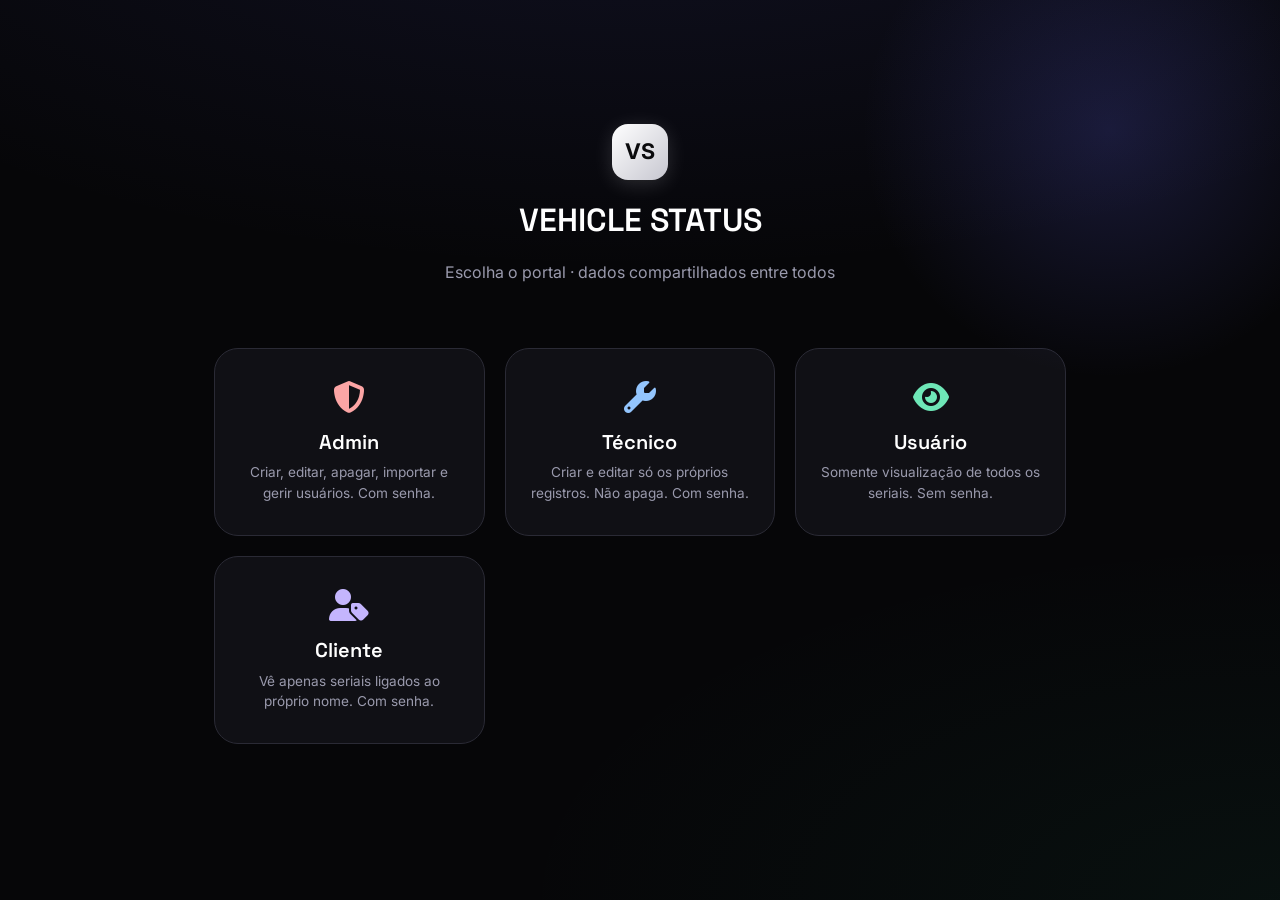
<file: index.html>
<!DOCTYPE html>
<html lang="pt-BR">
<head>
  <meta charset="UTF-8">
  <meta name="viewport" content="width=device-width, initial-scale=1.0">
  <title>VEHICLE STATUS · Portais</title>
  <link rel="stylesheet" href="https://cdnjs.cloudflare.com/ajax/libs/font-awesome/6.6.0/css/all.min.css" crossorigin="anonymous">
  <link rel="stylesheet" href="assets/css/variables.css">
  <link rel="stylesheet" href="assets/css/base.css">
  <link rel="stylesheet" href="assets/css/layout.css">
  <link rel="stylesheet" href="assets/css/components.css">
</head>
<body>
  <div class="login-screen">
    <div style="width:100%;max-width:960px">
      <div style="text-align:center;margin-bottom:2rem">
        <div class="login-logo" style="margin:0 auto 1rem">VS</div>
        <h1 style="font-size:2rem;color:#fff">VEHICLE STATUS</h1>
        <p style="color:var(--text-muted)">Escolha o portal · dados compartilhados entre todos</p>
      </div>
      <div class="hub-grid">
        <a class="hub-card" href="admin/">
          <i class="fa-solid fa-shield-halved" style="font-size:2rem;color:#fca5a5"></i>
          <h2>Admin</h2>
          <p>Criar, editar, apagar, importar e gerir usuários. Com senha.</p>
        </a>
        <a class="hub-card" href="tecnico/">
          <i class="fa-solid fa-wrench" style="font-size:2rem;color:#93c5fd"></i>
          <h2>Técnico</h2>
          <p>Criar e editar só os próprios registros. Não apaga. Com senha.</p>
        </a>
        <a class="hub-card" href="usuario/">
          <i class="fa-solid fa-eye" style="font-size:2rem;color:#6ee7b7"></i>
          <h2>Usuário</h2>
          <p>Somente visualização de todos os seriais. Sem senha.</p>
        </a>
        <a class="hub-card" href="cliente/">
          <i class="fa-solid fa-user-tag" style="font-size:2rem;color:#c4b5fd"></i>
          <h2>Cliente</h2>
          <p>Vê apenas seriais ligados ao próprio nome. Com senha.</p>
        </a>
      </div>
    </div>
  </div>
</body>
</html>
</file>
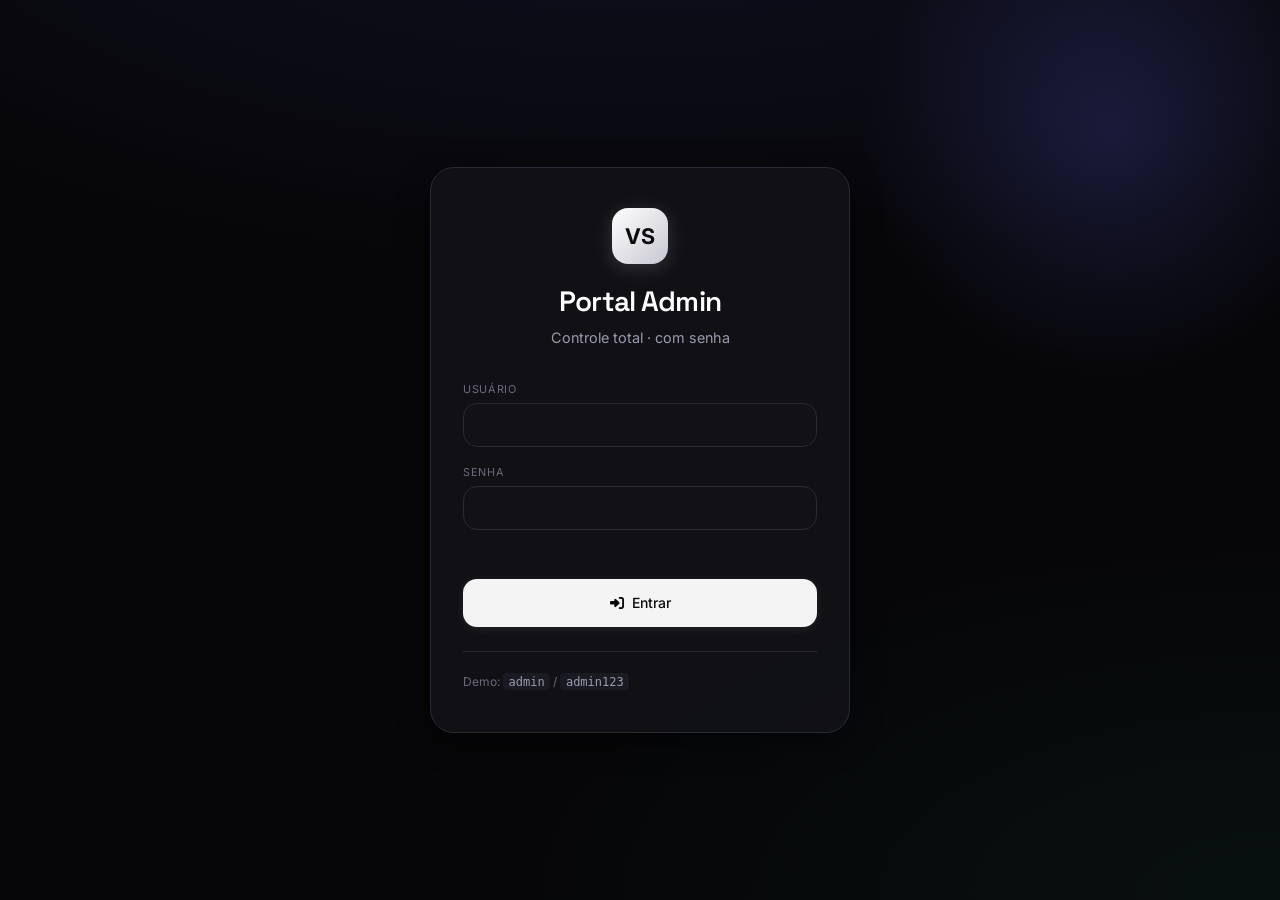
<file: admin/index.html>
<!DOCTYPE html>
<html lang="pt-BR">
<head>
  <meta charset="UTF-8">
  <meta name="viewport" content="width=device-width, initial-scale=1.0">
  <title>VEHICLE STATUS · Admin</title>
  <link rel="stylesheet" href="https://cdnjs.cloudflare.com/ajax/libs/font-awesome/6.6.0/css/all.min.css" crossorigin="anonymous">
  <link rel="stylesheet" href="../assets/css/variables.css">
  <link rel="stylesheet" href="../assets/css/base.css">
  <link rel="stylesheet" href="../assets/css/layout.css">
  <link rel="stylesheet" href="../assets/css/components.css">
  <link rel="stylesheet" href="../assets/css/responsive.css">
</head>
<body>

  <div id="login-screen" class="login-screen">
    <div class="login-card">
      <div class="login-brand">
        <div class="login-logo">VS</div>
        <h1>Portal Admin</h1>
        <p>Controle total · com senha</p>
      </div>
      <form id="form-login">
        <div class="form-group"><label for="login-username">Usuário</label><input id="login-username" class="input" required autocomplete="username"></div>
        <div class="form-group"><label for="login-password">Senha</label><input id="login-password" type="password" class="input" required autocomplete="current-password"></div>
        <p id="login-error" class="login-error" role="alert"></p>
        <button type="submit" class="btn btn-primary" style="width:100%;justify-content:center;padding:0.9rem"><i class="fa-solid fa-right-to-bracket"></i> Entrar</button>
      </form>
      <div class="login-hints">Demo: <code>admin</code> / <code>admin123</code></div>
    </div>
  </div>

  <div id="app-shell" class="hidden">
    <header class="site-header">
      <div class="header-inner">
        <div class="brand">
          <div class="brand-logo">VS</div>
          <div>
            <h1 class="brand-title">VEHICLE STATUS <span class="portal-badge portal-admin">Admin</span></h1>
            <p class="brand-sub">Garantia · <span id="app-version"></span></p>
          </div>
        </div>
        <div class="header-actions">
          <div class="search-wrap">
            <input id="search-input" type="search" class="input" placeholder="Serial, cliente, telefone…" autocomplete="off">
          </div>
          <button type="button" id="btn-buscar" class="btn btn-primary"><i class="fa-solid fa-magnifying-glass"></i></button>
          <button type="button" id="btn-limpar-busca" class="btn btn-ghost"><i class="fa-solid fa-xmark"></i></button>

          <button type="button" id="btn-novo" class="btn btn-primary"><i class="fa-solid fa-plus"></i> Novo</button>
          <button type="button" id="btn-abrir-import" class="btn btn-ghost" title="Importar"><i class="fa-solid fa-file-import"></i></button>
          <button type="button" id="btn-usuarios" class="btn btn-ghost" title="Usuários"><i class="fa-solid fa-users"></i></button>
          <div class="user-chip"><i class="fa-solid fa-user"></i> <span id="user-label">—</span></div>
          <button type="button" id="btn-logout" class="btn btn-ghost" title="Sair"><i class="fa-solid fa-arrow-right-from-bracket"></i></button>
        </div>
      </div>
    </header>
    <main class="main">
      <section class="kpi-grid">
        <div class="kpi-card"><span class="kpi-label">Total</span><span class="kpi-value" id="kpi-total">—</span></div>
        <div class="kpi-card ok"><span class="kpi-label">Liberados</span><span class="kpi-value" id="kpi-liberado">—</span></div>
        <div class="kpi-card warn"><span class="kpi-label">A Vencer</span><span class="kpi-value" id="kpi-avencer">—</span></div>
        <div class="kpi-card danger"><span class="kpi-label">Vencidos</span><span class="kpi-value" id="kpi-vencido">—</span></div>
        <div class="kpi-card info"><span class="kpi-label">Próx. 7 dias</span><span class="kpi-value" id="kpi-7dias">—</span></div>
        <div class="kpi-card info"><span class="kpi-label">Próx. 30 dias</span><span class="kpi-value" id="kpi-30dias">—</span></div>
      </section>
      <div class="toolbar">
        <div class="filter-group">
          <button type="button" class="filter-btn active" data-filter-status="todos">Todos</button>
          <button type="button" class="filter-btn" data-filter-status="liberado">Liberado</button>
          <button type="button" class="filter-btn" data-filter-status="avencer">A Vencer</button>
          <button type="button" class="filter-btn" data-filter-status="vencido">Vencido</button>
          <button type="button" class="filter-btn" data-filter-status="revisao">Revisão</button>
        </div>
        <select id="filtro-equipamento" class="select"><option value="todos">Todos os equipamentos</option></select>
        <select id="ordenar-por" class="select">
          <option value="vencimento">Vencimento</option>
          <option value="data">Cadastro</option>
          <option value="nome">Cliente</option>
          <option value="serial">Serial</option>
        </select>
        <button type="button" id="btn-direcao" class="btn btn-ghost"><i class="fa-solid fa-arrow-up-short-wide"></i></button>
      </div>
      <section class="glass table-panel">
        <div class="table-header">
          <h2 style="font-size:1.15rem;color:#fff">Lista de Clientes</h2>
          <span id="contagem" class="text-muted" style="font-family:var(--font-mono);font-size:0.85rem">—</span>
        </div>
        <div class="table-scroll">
          <table>
            <thead><tr>
              <th>Serial</th><th>Cliente</th><th>Equipamento</th><th>Cadastro</th>
              <th>Vencimento</th><th style="text-align:center">Status</th><th>Telefone</th><th style="text-align:center">Ações</th>
            </tr></thead>
            <tbody id="tbody"></tbody>
          </table>
        </div>
        <div id="paginacao"></div>
      </section>
    </main>
  </div>

  <div id="modal-cliente" class="modal-backdrop hidden" role="dialog" aria-modal="true" aria-hidden="true">
    <div class="modal-panel" onclick="event.stopPropagation()">
      <h3 id="modal-titulo" style="font-size:1.3rem;margin-bottom:1.4rem">Novo Registro</h3>
      <form id="form-cliente">
        <input type="hidden" id="campo-id">
        <div class="form-group"><label for="campo-serial">Serial *</label><input id="campo-serial" class="input" required maxlength="40"></div>
        <div class="form-group"><label for="campo-nome">Nome do Cliente</label><input id="campo-nome" class="input" maxlength="200"></div>
        <div class="form-group"><label for="campo-tel">Telefone</label><input id="campo-tel" class="input" maxlength="30" placeholder="+55 …"></div>
        <div class="form-group"><label for="campo-equip">Equipamento</label><input id="campo-equip" class="input" maxlength="120"></div>
        <div class="form-row">
          <div class="form-group"><label for="campo-data">Data de Cadastro</label><input id="campo-data" type="date" class="input"></div>
          <div class="form-group"><label for="campo-vencimento">Data de Vencimento</label><input id="campo-vencimento" type="date" class="input"></div>
        </div>
        <div class="form-actions">
          <button type="button" class="btn btn-ghost" data-close-modal="modal-cliente">Cancelar</button>
          <button type="submit" class="btn btn-primary">Salvar</button>
        </div>
      </form>
    </div>
  </div>
  <div id="modal-delete" class="modal-backdrop hidden" role="dialog" aria-modal="true" aria-hidden="true">
    <div class="modal-panel" onclick="event.stopPropagation()">
      <h3 style="font-size:1.3rem;margin-bottom:1rem">Confirmar exclusão</h3>
      <p style="color:var(--text-muted);margin-bottom:1rem">Excluir serial <strong id="delete-serial"></strong> (<span id="delete-nome"></span>)?</p>
      <input type="hidden" id="delete-id">
      <div class="form-actions">
        <button type="button" class="btn btn-ghost" data-close-modal="modal-delete">Cancelar</button>
        <button type="button" id="btn-confirm-delete" class="btn btn-danger">Excluir</button>
      </div>
    </div>
  </div>

  <div id="modal-detalhe" class="modal-backdrop hidden" role="dialog" aria-modal="true" aria-hidden="true">
    <div class="modal-panel" onclick="event.stopPropagation()">
      <h3 style="font-size:1.3rem;margin-bottom:1.2rem">Detalhes do Registro</h3>
      <dl id="detalhe-body"></dl>
      <div class="form-actions">
        <button type="button" class="btn btn-ghost" data-close-modal="modal-detalhe" style="flex:1">Fechar</button>
      </div>
    </div>
  </div>

  <div id="modal-import" class="modal-backdrop hidden" role="dialog" aria-modal="true" aria-hidden="true">
    <div class="modal-panel" onclick="event.stopPropagation()" style="max-width:36rem">
      <h3 style="font-size:1.3rem;margin-bottom:1.2rem">Importar / Exportar</h3>
      <div style="display:flex;gap:0.75rem;flex-wrap:wrap;margin-bottom:1.5rem">
        <button type="button" id="btn-export-csv" class="btn btn-ghost"><i class="fa-solid fa-file-csv"></i> CSV</button>
        <button type="button" id="btn-export-json" class="btn btn-ghost"><i class="fa-solid fa-file-code"></i> JSON</button>
      </div>
      <div class="form-group"><label for="import-file">Importar arquivo</label><input id="import-file" type="file" accept=".csv,.json" class="input"></div>
      <div id="import-preview" class="hidden"></div>
      <div class="form-actions" style="flex-wrap:wrap">
        <button type="button" class="btn btn-ghost" data-close-modal="modal-import">Cancelar</button>
        <button type="button" id="btn-confirm-import" class="btn btn-primary">Importar novos</button>
        <button type="button" id="btn-replace-import" class="btn btn-danger">Substituir tudo</button>
      </div>
    </div>
  </div>

  <div id="modal-usuarios" class="modal-backdrop hidden" role="dialog" aria-modal="true" aria-hidden="true">
    <div class="modal-panel" onclick="event.stopPropagation()" style="max-width:36rem">
      <div style="display:flex;justify-content:space-between;align-items:center;margin-bottom:1.25rem">
        <h3 style="font-size:1.3rem;margin:0">Usuários (com senha)</h3>
        <button type="button" id="btn-novo-usuario" class="btn btn-primary" style="padding:0.5rem 0.9rem"><i class="fa-solid fa-user-plus"></i> Novo</button>
      </div>
      <div id="lista-usuarios"></div>
      <div class="form-actions" style="margin-top:1.25rem">
        <button type="button" class="btn btn-ghost" data-close-modal="modal-usuarios" style="flex:1">Fechar</button>
      </div>
    </div>
  </div>
  <div id="modal-user-form" class="modal-backdrop hidden" role="dialog" aria-modal="true" aria-hidden="true">
    <div class="modal-panel" onclick="event.stopPropagation()">
      <h3 id="user-form-title" style="font-size:1.3rem;margin-bottom:1.25rem">Novo Usuário</h3>
      <form id="form-usuario">
        <input type="hidden" id="user-edit-id">
        <div class="form-group"><label for="user-username">Usuário *</label><input id="user-username" class="input" required maxlength="40"></div>
        <div class="form-group"><label for="user-nome">Nome</label><input id="user-nome" class="input" maxlength="120"></div>
        <div class="form-group"><label for="user-role">Papel *</label>
          <select id="user-role" class="select" style="width:100%" required>
            <option value="admin">Administrador</option>
            <option value="tecnico">Técnico</option>
            <option value="cliente">Cliente</option>
          </select>
        </div>
        <div class="form-group" id="wrap-cliente-nome" style="display:none">
          <label for="user-cliente-nome">Nome do cliente (filtro)</label>
          <input id="user-cliente-nome" class="input" maxlength="200" placeholder="Ex: MARCIO BRITO">
        </div>
        <div class="form-group"><label for="user-password">Senha</label><input id="user-password" type="password" class="input" minlength="4"></div>
        <div class="form-actions">
          <button type="button" class="btn btn-ghost" data-close-modal="modal-user-form">Cancelar</button>
          <button type="submit" class="btn btn-primary">Salvar</button>
        </div>
      </form>
    </div>
  </div>
  <script type="module">
    import { startSite } from '../assets/js/boot.js';
    import { ROLES } from '../assets/js/config.js';
    startSite(ROLES.ADMIN);
  </script>
</body>
</html>
</file>
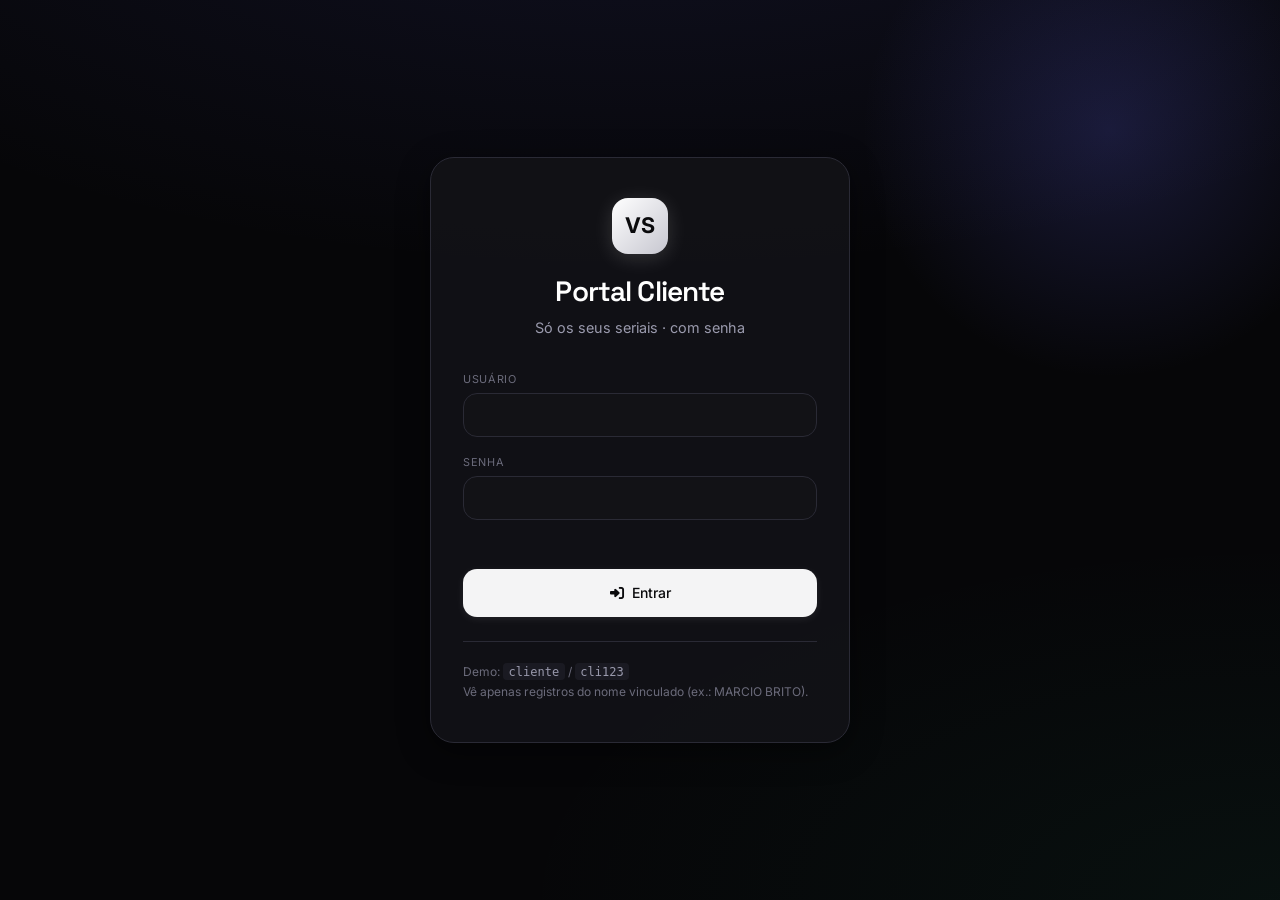
<file: cliente/index.html>
<!DOCTYPE html>
<html lang="pt-BR">
<head>
  <meta charset="UTF-8">
  <meta name="viewport" content="width=device-width, initial-scale=1.0">
  <title>VEHICLE STATUS · Cliente</title>
  <link rel="stylesheet" href="https://cdnjs.cloudflare.com/ajax/libs/font-awesome/6.6.0/css/all.min.css" crossorigin="anonymous">
  <link rel="stylesheet" href="../assets/css/variables.css">
  <link rel="stylesheet" href="../assets/css/base.css">
  <link rel="stylesheet" href="../assets/css/layout.css">
  <link rel="stylesheet" href="../assets/css/components.css">
  <link rel="stylesheet" href="../assets/css/responsive.css">
</head>
<body>

  <div id="login-screen" class="login-screen">
    <div class="login-card">
      <div class="login-brand">
        <div class="login-logo">VS</div>
        <h1>Portal Cliente</h1>
        <p>Só os seus seriais · com senha</p>
      </div>
      <form id="form-login">
        <div class="form-group"><label for="login-username">Usuário</label><input id="login-username" class="input" required></div>
        <div class="form-group"><label for="login-password">Senha</label><input id="login-password" type="password" class="input" required></div>
        <p id="login-error" class="login-error" role="alert"></p>
        <button type="submit" class="btn btn-primary" style="width:100%;justify-content:center;padding:0.9rem"><i class="fa-solid fa-right-to-bracket"></i> Entrar</button>
      </form>
      <div class="login-hints">Demo: <code>cliente</code> / <code>cli123</code><br>Vê apenas registros do nome vinculado (ex.: MARCIO BRITO).</div>
    </div>
  </div>

  <div id="app-shell" class="hidden">
    <header class="site-header">
      <div class="header-inner">
        <div class="brand">
          <div class="brand-logo">VS</div>
          <div>
            <h1 class="brand-title">VEHICLE STATUS <span class="portal-badge portal-cliente">Cliente</span></h1>
            <p class="brand-sub">Garantia · <span id="app-version"></span></p>
          </div>
        </div>
        <div class="header-actions">
          <div class="search-wrap">
            <input id="search-input" type="search" class="input" placeholder="Serial, cliente, telefone…" autocomplete="off">
          </div>
          <button type="button" id="btn-buscar" class="btn btn-primary"><i class="fa-solid fa-magnifying-glass"></i></button>
          <button type="button" id="btn-limpar-busca" class="btn btn-ghost"><i class="fa-solid fa-xmark"></i></button>

          <div class="user-chip"><i class="fa-solid fa-user"></i> <span id="user-label">—</span></div>
          <button type="button" id="btn-logout" class="btn btn-ghost" title="Sair"><i class="fa-solid fa-arrow-right-from-bracket"></i></button>
        </div>
      </div>
    </header>
    <main class="main">
      <section class="kpi-grid">
        <div class="kpi-card"><span class="kpi-label">Total</span><span class="kpi-value" id="kpi-total">—</span></div>
        <div class="kpi-card ok"><span class="kpi-label">Liberados</span><span class="kpi-value" id="kpi-liberado">—</span></div>
        <div class="kpi-card warn"><span class="kpi-label">A Vencer</span><span class="kpi-value" id="kpi-avencer">—</span></div>
        <div class="kpi-card danger"><span class="kpi-label">Vencidos</span><span class="kpi-value" id="kpi-vencido">—</span></div>
        <div class="kpi-card info"><span class="kpi-label">Próx. 7 dias</span><span class="kpi-value" id="kpi-7dias">—</span></div>
        <div class="kpi-card info"><span class="kpi-label">Próx. 30 dias</span><span class="kpi-value" id="kpi-30dias">—</span></div>
      </section>
      <div class="toolbar">
        <div class="filter-group">
          <button type="button" class="filter-btn active" data-filter-status="todos">Todos</button>
          <button type="button" class="filter-btn" data-filter-status="liberado">Liberado</button>
          <button type="button" class="filter-btn" data-filter-status="avencer">A Vencer</button>
          <button type="button" class="filter-btn" data-filter-status="vencido">Vencido</button>
          <button type="button" class="filter-btn" data-filter-status="revisao">Revisão</button>
        </div>
        <select id="filtro-equipamento" class="select"><option value="todos">Todos os equipamentos</option></select>
        <select id="ordenar-por" class="select">
          <option value="vencimento">Vencimento</option>
          <option value="data">Cadastro</option>
          <option value="nome">Cliente</option>
          <option value="serial">Serial</option>
        </select>
        <button type="button" id="btn-direcao" class="btn btn-ghost"><i class="fa-solid fa-arrow-up-short-wide"></i></button>
      </div>
      <section class="glass table-panel">
        <div class="table-header">
          <h2 style="font-size:1.15rem;color:#fff">Lista de Clientes</h2>
          <span id="contagem" class="text-muted" style="font-family:var(--font-mono);font-size:0.85rem">—</span>
        </div>
        <div class="table-scroll">
          <table>
            <thead><tr>
              <th>Serial</th><th>Cliente</th><th>Equipamento</th><th>Cadastro</th>
              <th>Vencimento</th><th style="text-align:center">Status</th><th>Telefone</th><th style="text-align:center">Ações</th>
            </tr></thead>
            <tbody id="tbody"></tbody>
          </table>
        </div>
        <div id="paginacao"></div>
      </section>
    </main>
  </div>

  <div id="modal-detalhe" class="modal-backdrop hidden" role="dialog" aria-modal="true" aria-hidden="true">
    <div class="modal-panel" onclick="event.stopPropagation()">
      <h3 style="font-size:1.3rem;margin-bottom:1.2rem">Detalhes do Registro</h3>
      <dl id="detalhe-body"></dl>
      <div class="form-actions">
        <button type="button" class="btn btn-ghost" data-close-modal="modal-detalhe" style="flex:1">Fechar</button>
      </div>
    </div>
  </div>
  <script type="module">
    import { startSite } from '../assets/js/boot.js';
    import { ROLES } from '../assets/js/config.js';
    startSite(ROLES.CLIENTE);
  </script>
</body>
</html>
</file>
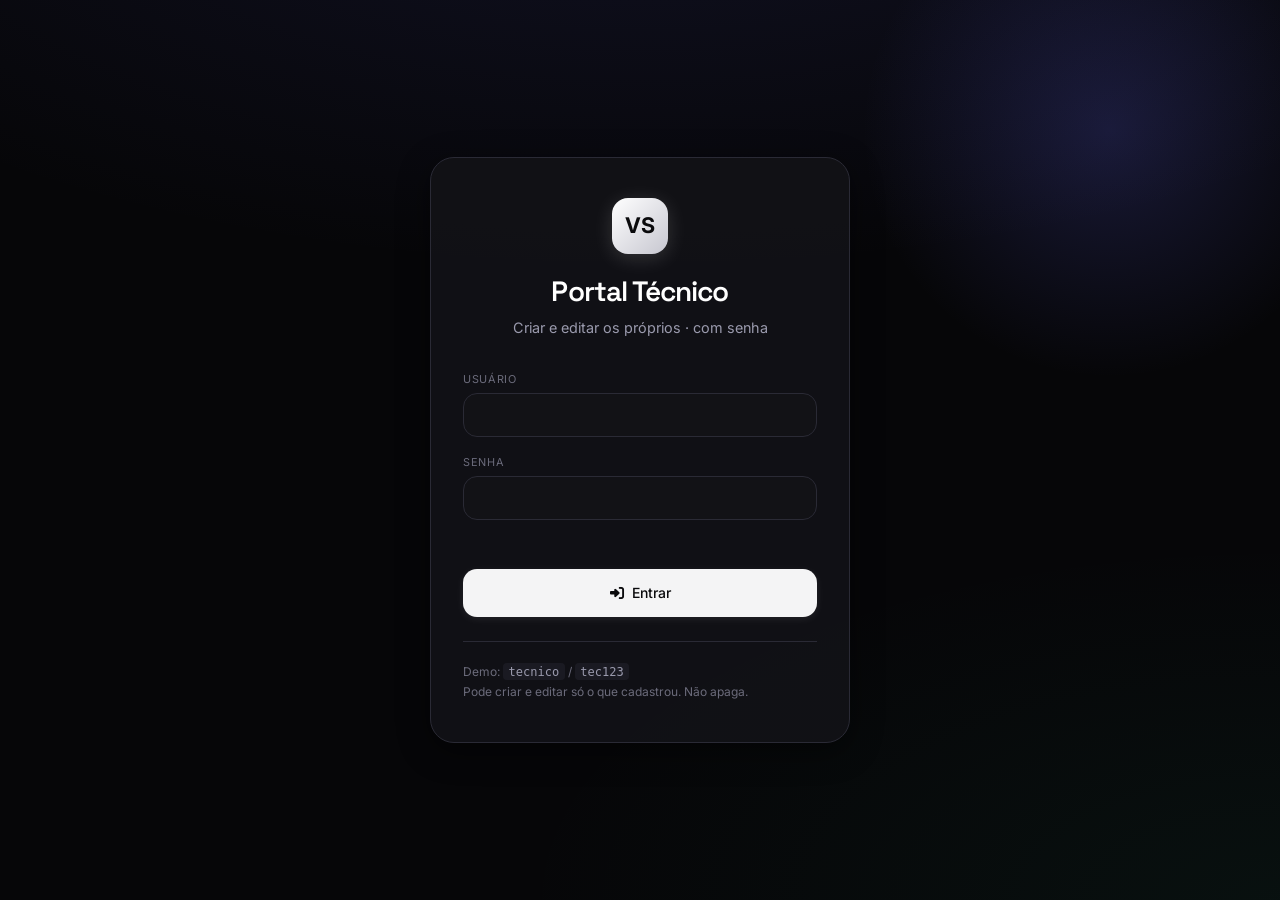
<file: tecnico/index.html>
<!DOCTYPE html>
<html lang="pt-BR">
<head>
  <meta charset="UTF-8">
  <meta name="viewport" content="width=device-width, initial-scale=1.0">
  <title>VEHICLE STATUS · Técnico</title>
  <link rel="stylesheet" href="https://cdnjs.cloudflare.com/ajax/libs/font-awesome/6.6.0/css/all.min.css" crossorigin="anonymous">
  <link rel="stylesheet" href="../assets/css/variables.css">
  <link rel="stylesheet" href="../assets/css/base.css">
  <link rel="stylesheet" href="../assets/css/layout.css">
  <link rel="stylesheet" href="../assets/css/components.css">
  <link rel="stylesheet" href="../assets/css/responsive.css">
</head>
<body>

  <div id="login-screen" class="login-screen">
    <div class="login-card">
      <div class="login-brand">
        <div class="login-logo">VS</div>
        <h1>Portal Técnico</h1>
        <p>Criar e editar os próprios · com senha</p>
      </div>
      <form id="form-login">
        <div class="form-group"><label for="login-username">Usuário</label><input id="login-username" class="input" required></div>
        <div class="form-group"><label for="login-password">Senha</label><input id="login-password" type="password" class="input" required></div>
        <p id="login-error" class="login-error" role="alert"></p>
        <button type="submit" class="btn btn-primary" style="width:100%;justify-content:center;padding:0.9rem"><i class="fa-solid fa-right-to-bracket"></i> Entrar</button>
      </form>
      <div class="login-hints">Demo: <code>tecnico</code> / <code>tec123</code><br>Pode criar e editar só o que cadastrou. Não apaga.</div>
    </div>
  </div>

  <div id="app-shell" class="hidden">
    <header class="site-header">
      <div class="header-inner">
        <div class="brand">
          <div class="brand-logo">VS</div>
          <div>
            <h1 class="brand-title">VEHICLE STATUS <span class="portal-badge portal-tecnico">Técnico</span></h1>
            <p class="brand-sub">Garantia · <span id="app-version"></span></p>
          </div>
        </div>
        <div class="header-actions">
          <div class="search-wrap">
            <input id="search-input" type="search" class="input" placeholder="Serial, cliente, telefone…" autocomplete="off">
          </div>
          <button type="button" id="btn-buscar" class="btn btn-primary"><i class="fa-solid fa-magnifying-glass"></i></button>
          <button type="button" id="btn-limpar-busca" class="btn btn-ghost"><i class="fa-solid fa-xmark"></i></button>

          <button type="button" id="btn-novo" class="btn btn-primary"><i class="fa-solid fa-plus"></i> Novo</button>
          <div class="user-chip"><i class="fa-solid fa-user"></i> <span id="user-label">—</span></div>
          <button type="button" id="btn-logout" class="btn btn-ghost" title="Sair"><i class="fa-solid fa-arrow-right-from-bracket"></i></button>
        </div>
      </div>
    </header>
    <main class="main">
      <section class="kpi-grid">
        <div class="kpi-card"><span class="kpi-label">Total</span><span class="kpi-value" id="kpi-total">—</span></div>
        <div class="kpi-card ok"><span class="kpi-label">Liberados</span><span class="kpi-value" id="kpi-liberado">—</span></div>
        <div class="kpi-card warn"><span class="kpi-label">A Vencer</span><span class="kpi-value" id="kpi-avencer">—</span></div>
        <div class="kpi-card danger"><span class="kpi-label">Vencidos</span><span class="kpi-value" id="kpi-vencido">—</span></div>
        <div class="kpi-card info"><span class="kpi-label">Próx. 7 dias</span><span class="kpi-value" id="kpi-7dias">—</span></div>
        <div class="kpi-card info"><span class="kpi-label">Próx. 30 dias</span><span class="kpi-value" id="kpi-30dias">—</span></div>
      </section>
      <div class="toolbar">
        <div class="filter-group">
          <button type="button" class="filter-btn active" data-filter-status="todos">Todos</button>
          <button type="button" class="filter-btn" data-filter-status="liberado">Liberado</button>
          <button type="button" class="filter-btn" data-filter-status="avencer">A Vencer</button>
          <button type="button" class="filter-btn" data-filter-status="vencido">Vencido</button>
          <button type="button" class="filter-btn" data-filter-status="revisao">Revisão</button>
        </div>
        <select id="filtro-equipamento" class="select"><option value="todos">Todos os equipamentos</option></select>
        <select id="ordenar-por" class="select">
          <option value="vencimento">Vencimento</option>
          <option value="data">Cadastro</option>
          <option value="nome">Cliente</option>
          <option value="serial">Serial</option>
        </select>
        <button type="button" id="btn-direcao" class="btn btn-ghost"><i class="fa-solid fa-arrow-up-short-wide"></i></button>
      </div>
      <section class="glass table-panel">
        <div class="table-header">
          <h2 style="font-size:1.15rem;color:#fff">Lista de Clientes</h2>
          <span id="contagem" class="text-muted" style="font-family:var(--font-mono);font-size:0.85rem">—</span>
        </div>
        <div class="table-scroll">
          <table>
            <thead><tr>
              <th>Serial</th><th>Cliente</th><th>Equipamento</th><th>Cadastro</th>
              <th>Vencimento</th><th style="text-align:center">Status</th><th>Telefone</th><th style="text-align:center">Ações</th>
            </tr></thead>
            <tbody id="tbody"></tbody>
          </table>
        </div>
        <div id="paginacao"></div>
      </section>
    </main>
  </div>

  <div id="modal-cliente" class="modal-backdrop hidden" role="dialog" aria-modal="true" aria-hidden="true">
    <div class="modal-panel" onclick="event.stopPropagation()">
      <h3 id="modal-titulo" style="font-size:1.3rem;margin-bottom:1.4rem">Novo Registro</h3>
      <form id="form-cliente">
        <input type="hidden" id="campo-id">
        <div class="form-group"><label for="campo-serial">Serial *</label><input id="campo-serial" class="input" required maxlength="40"></div>
        <div class="form-group"><label for="campo-nome">Nome do Cliente</label><input id="campo-nome" class="input" maxlength="200"></div>
        <div class="form-group"><label for="campo-tel">Telefone</label><input id="campo-tel" class="input" maxlength="30" placeholder="+55 …"></div>
        <div class="form-group"><label for="campo-equip">Equipamento</label><input id="campo-equip" class="input" maxlength="120"></div>
        <div class="form-row">
          <div class="form-group"><label for="campo-data">Data de Cadastro</label><input id="campo-data" type="date" class="input"></div>
          <div class="form-group"><label for="campo-vencimento">Data de Vencimento</label><input id="campo-vencimento" type="date" class="input"></div>
        </div>
        <div class="form-actions">
          <button type="button" class="btn btn-ghost" data-close-modal="modal-cliente">Cancelar</button>
          <button type="submit" class="btn btn-primary">Salvar</button>
        </div>
      </form>
    </div>
  </div>
  <div id="modal-delete" class="modal-backdrop hidden" role="dialog" aria-modal="true" aria-hidden="true">
    <div class="modal-panel" onclick="event.stopPropagation()">
      <h3 style="font-size:1.3rem;margin-bottom:1rem">Confirmar exclusão</h3>
      <p style="color:var(--text-muted);margin-bottom:1rem">Excluir serial <strong id="delete-serial"></strong> (<span id="delete-nome"></span>)?</p>
      <input type="hidden" id="delete-id">
      <div class="form-actions">
        <button type="button" class="btn btn-ghost" data-close-modal="modal-delete">Cancelar</button>
        <button type="button" id="btn-confirm-delete" class="btn btn-danger">Excluir</button>
      </div>
    </div>
  </div>

  <div id="modal-detalhe" class="modal-backdrop hidden" role="dialog" aria-modal="true" aria-hidden="true">
    <div class="modal-panel" onclick="event.stopPropagation()">
      <h3 style="font-size:1.3rem;margin-bottom:1.2rem">Detalhes do Registro</h3>
      <dl id="detalhe-body"></dl>
      <div class="form-actions">
        <button type="button" class="btn btn-ghost" data-close-modal="modal-detalhe" style="flex:1">Fechar</button>
      </div>
    </div>
  </div>
  <script type="module">
    import { startSite } from '../assets/js/boot.js';
    import { ROLES } from '../assets/js/config.js';
    startSite(ROLES.TECNICO);
  </script>
</body>
</html>
</file>
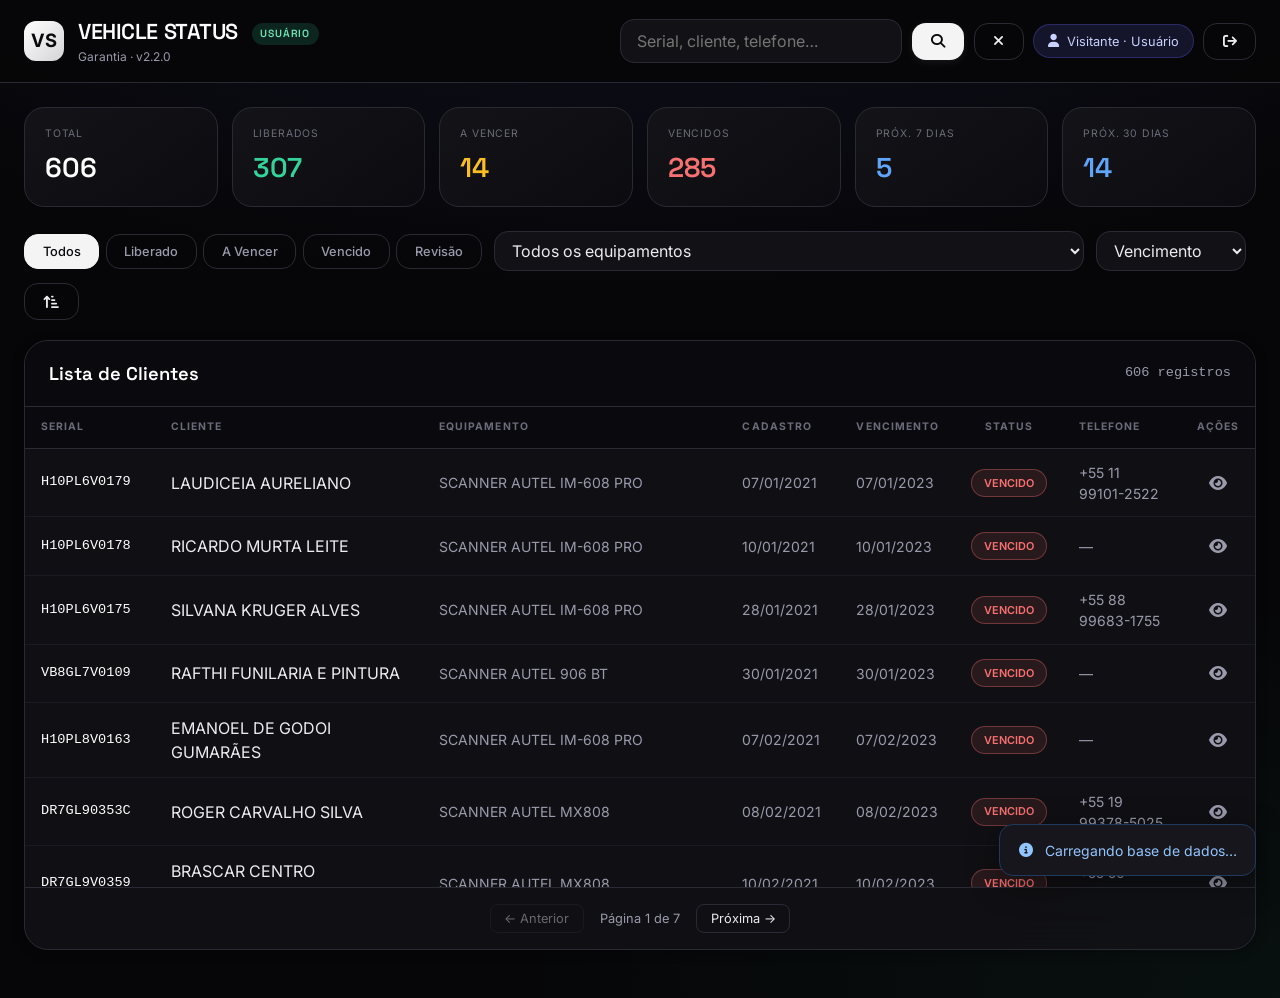
<file: usuario/index.html>
<!DOCTYPE html>
<html lang="pt-BR">
<head>
  <meta charset="UTF-8">
  <meta name="viewport" content="width=device-width, initial-scale=1.0">
  <title>VEHICLE STATUS · Usuário</title>
  <link rel="stylesheet" href="https://cdnjs.cloudflare.com/ajax/libs/font-awesome/6.6.0/css/all.min.css" crossorigin="anonymous">
  <link rel="stylesheet" href="../assets/css/variables.css">
  <link rel="stylesheet" href="../assets/css/base.css">
  <link rel="stylesheet" href="../assets/css/layout.css">
  <link rel="stylesheet" href="../assets/css/components.css">
  <link rel="stylesheet" href="../assets/css/responsive.css">
</head>
<body>
<div id="login-screen" class="hidden"></div>

  <div id="app-shell" class="hidden">
    <header class="site-header">
      <div class="header-inner">
        <div class="brand">
          <div class="brand-logo">VS</div>
          <div>
            <h1 class="brand-title">VEHICLE STATUS <span class="portal-badge portal-usuario">Usuário</span></h1>
            <p class="brand-sub">Garantia · <span id="app-version"></span></p>
          </div>
        </div>
        <div class="header-actions">
          <div class="search-wrap">
            <input id="search-input" type="search" class="input" placeholder="Serial, cliente, telefone…" autocomplete="off">
          </div>
          <button type="button" id="btn-buscar" class="btn btn-primary"><i class="fa-solid fa-magnifying-glass"></i></button>
          <button type="button" id="btn-limpar-busca" class="btn btn-ghost"><i class="fa-solid fa-xmark"></i></button>

          <div class="user-chip"><i class="fa-solid fa-user"></i> <span id="user-label">—</span></div>
          <button type="button" id="btn-logout" class="btn btn-ghost" title="Sair"><i class="fa-solid fa-arrow-right-from-bracket"></i></button>
        </div>
      </div>
    </header>
    <main class="main">
      <section class="kpi-grid">
        <div class="kpi-card"><span class="kpi-label">Total</span><span class="kpi-value" id="kpi-total">—</span></div>
        <div class="kpi-card ok"><span class="kpi-label">Liberados</span><span class="kpi-value" id="kpi-liberado">—</span></div>
        <div class="kpi-card warn"><span class="kpi-label">A Vencer</span><span class="kpi-value" id="kpi-avencer">—</span></div>
        <div class="kpi-card danger"><span class="kpi-label">Vencidos</span><span class="kpi-value" id="kpi-vencido">—</span></div>
        <div class="kpi-card info"><span class="kpi-label">Próx. 7 dias</span><span class="kpi-value" id="kpi-7dias">—</span></div>
        <div class="kpi-card info"><span class="kpi-label">Próx. 30 dias</span><span class="kpi-value" id="kpi-30dias">—</span></div>
      </section>
      <div class="toolbar">
        <div class="filter-group">
          <button type="button" class="filter-btn active" data-filter-status="todos">Todos</button>
          <button type="button" class="filter-btn" data-filter-status="liberado">Liberado</button>
          <button type="button" class="filter-btn" data-filter-status="avencer">A Vencer</button>
          <button type="button" class="filter-btn" data-filter-status="vencido">Vencido</button>
          <button type="button" class="filter-btn" data-filter-status="revisao">Revisão</button>
        </div>
        <select id="filtro-equipamento" class="select"><option value="todos">Todos os equipamentos</option></select>
        <select id="ordenar-por" class="select">
          <option value="vencimento">Vencimento</option>
          <option value="data">Cadastro</option>
          <option value="nome">Cliente</option>
          <option value="serial">Serial</option>
        </select>
        <button type="button" id="btn-direcao" class="btn btn-ghost"><i class="fa-solid fa-arrow-up-short-wide"></i></button>
      </div>
      <section class="glass table-panel">
        <div class="table-header">
          <h2 style="font-size:1.15rem;color:#fff">Lista de Clientes</h2>
          <span id="contagem" class="text-muted" style="font-family:var(--font-mono);font-size:0.85rem">—</span>
        </div>
        <div class="table-scroll">
          <table>
            <thead><tr>
              <th>Serial</th><th>Cliente</th><th>Equipamento</th><th>Cadastro</th>
              <th>Vencimento</th><th style="text-align:center">Status</th><th>Telefone</th><th style="text-align:center">Ações</th>
            </tr></thead>
            <tbody id="tbody"></tbody>
          </table>
        </div>
        <div id="paginacao"></div>
      </section>
    </main>
  </div>

  <div id="modal-detalhe" class="modal-backdrop hidden" role="dialog" aria-modal="true" aria-hidden="true">
    <div class="modal-panel" onclick="event.stopPropagation()">
      <h3 style="font-size:1.3rem;margin-bottom:1.2rem">Detalhes do Registro</h3>
      <dl id="detalhe-body"></dl>
      <div class="form-actions">
        <button type="button" class="btn btn-ghost" data-close-modal="modal-detalhe" style="flex:1">Fechar</button>
      </div>
    </div>
  </div>
  <script type="module">
    import { startSite } from '../assets/js/boot.js';
    import { ROLES } from '../assets/js/config.js';
    startSite(ROLES.USUARIO);
  </script>
</body>
</html>
</file>
<file: assets/css/variables.css>
:root {
  --bg-base: #060608;
  --bg-elevated: #0f0f12;
  --bg-surface: rgba(18, 18, 22, 0.92);
  --bg-hover: #1a1a22;
  --bg-card: linear-gradient(145deg, #141418 0%, #0c0c10 100%);
  --border: #2a2a35;
  --border-light: #3d3d4a;
  --text: #ececf0;
  --text-muted: #9a9aad;
  --text-dim: #6b6b7b;
  --accent: #f4f4f5;
  --accent-fg: #0a0a0c;
  --brand: #6366f1;
  --brand-soft: rgba(99, 102, 241, 0.15);
  --status-ok: #34d399;
  --status-warn: #fbbf24;
  --status-danger: #f87171;
  --status-review: #a78bfa;
  --radius-sm: 0.625rem;
  --radius-md: 0.875rem;
  --radius-lg: 1.25rem;
  --radius-xl: 1.5rem;
  --shadow: 0 8px 32px rgba(0, 0, 0, 0.45);
  --shadow-sm: 0 2px 12px rgba(0, 0, 0, 0.3);
  --font-sans: 'Inter', system-ui, -apple-system, sans-serif;
  --font-display: 'Space Grotesk', sans-serif;
  --font-mono: ui-monospace, 'Cascadia Code', monospace;
  --transition: 0.2s ease;
}
@media (prefers-reduced-motion: reduce) {
  :root { --transition: 0s; }
}
</file>
<file: assets/css/base.css>
@import url('https://fonts.googleapis.com/css2?family=Inter:wght@400;500;600;700&family=Space+Grotesk:wght@500;600;700&display=swap');
*, *::before, *::after { box-sizing: border-box; }
html { scroll-behavior: smooth; }
body {
  margin: 0;
  font-family: var(--font-sans);
  background:
    radial-gradient(ellipse 80% 50% at 50% -20%, rgba(99, 102, 241, 0.12), transparent),
    radial-gradient(ellipse 60% 40% at 100% 100%, rgba(52, 211, 153, 0.05), transparent),
    var(--bg-base);
  color: var(--text);
  min-height: 100vh;
  line-height: 1.5;
  -webkit-font-smoothing: antialiased;
}
h1, h2, h3 { font-family: var(--font-display); font-weight: 600; margin: 0; }
button, input, select, textarea { font-family: inherit; font-size: inherit; }
button { cursor: pointer; border: none; background: none; }
button:focus-visible, input:focus-visible, select:focus-visible {
  outline: 2px solid var(--brand); outline-offset: 2px;
}
.sr-only {
  position: absolute; width: 1px; height: 1px; padding: 0; margin: -1px;
  overflow: hidden; clip: rect(0,0,0,0); border: 0;
}
.hidden { display: none !important; }
.flex { display: flex !important; }
.text-muted { color: var(--text-muted); }
</file>
<file: assets/css/layout.css>
.glass { background: var(--bg-surface); backdrop-filter: blur(20px); border: 1px solid var(--border); }
.login-screen { min-height: 100vh; display: flex; align-items: center; justify-content: center; padding: 1.5rem; position: relative; overflow: hidden; }
.login-screen::before { content: ''; position: absolute; width: 500px; height: 500px; border-radius: 50%; background: radial-gradient(circle, rgba(99,102,241,0.2), transparent 70%); top: -120px; right: -80px; pointer-events: none; }
.login-card { width: 100%; max-width: 420px; background: var(--bg-surface); border: 1px solid var(--border); border-radius: var(--radius-xl); padding: 2.5rem 2rem; box-shadow: var(--shadow); position: relative; z-index: 1; }
.login-brand { text-align: center; margin-bottom: 2rem; }
.login-logo { width: 3.5rem; height: 3.5rem; background: linear-gradient(135deg,#fff,#c7c7d0); color: #0a0a0c; border-radius: 1rem; display: inline-flex; align-items: center; justify-content: center; font-size: 1.35rem; font-weight: 700; margin-bottom: 1rem; box-shadow: 0 4px 20px rgba(255,255,255,0.15); }
.login-brand h1 { font-size: 1.75rem; letter-spacing: -0.03em; color: #fff; }
.login-brand p { margin: 0.35rem 0 0; color: var(--text-muted); font-size: 0.9rem; }
.login-error { color: var(--status-danger); font-size: 0.85rem; min-height: 1.25rem; margin-bottom: 0.75rem; text-align: center; }
.login-hints { margin-top: 1.5rem; padding-top: 1.25rem; border-top: 1px solid var(--border); font-size: 0.75rem; color: var(--text-dim); line-height: 1.7; }
.login-hints code { background: #1a1a22; padding: 0.1rem 0.35rem; border-radius: 0.25rem; font-family: var(--font-mono); color: var(--text-muted); }
.site-header { border-bottom: 1px solid var(--border); background: rgba(6,6,8,0.85); backdrop-filter: blur(16px); position: sticky; top: 0; z-index: 50; }
.header-inner { max-width: 1536px; margin: 0 auto; padding: 1rem 1.5rem; display: flex; align-items: center; justify-content: space-between; gap: 1.25rem; flex-wrap: wrap; }
.brand { display: flex; align-items: center; gap: 0.875rem; }
.brand-logo { width: 2.5rem; height: 2.5rem; background: linear-gradient(135deg,#fff,#d4d4d8); color: var(--accent-fg); border-radius: 0.75rem; display: flex; align-items: center; justify-content: center; font-size: 1.15rem; font-weight: 700; }
.brand-title { font-size: 1.35rem; letter-spacing: -0.02em; color: #fff; }
.brand-sub { font-size: 0.75rem; color: var(--text-muted); margin: 0; }
.header-actions { display: flex; align-items: center; gap: 0.6rem; flex-wrap: wrap; }
.user-chip { display: flex; align-items: center; gap: 0.5rem; padding: 0.4rem 0.85rem; background: var(--brand-soft); border: 1px solid rgba(99,102,241,0.3); border-radius: 999px; font-size: 0.8rem; color: #c7d2fe; }
.main { max-width: 1536px; margin: 0 auto; padding: 1.5rem 1.5rem 3rem; }
.kpi-grid { display: grid; grid-template-columns: repeat(auto-fit, minmax(140px, 1fr)); gap: 0.875rem; margin-bottom: 1.5rem; }
.kpi-card { background: var(--bg-card); border: 1px solid var(--border); border-radius: var(--radius-lg); padding: 1.125rem 1.25rem; display: flex; flex-direction: column; gap: 0.35rem; transition: border-color var(--transition), transform var(--transition); }
.kpi-card:hover { border-color: var(--border-light); transform: translateY(-1px); }
.kpi-label { font-size: 0.65rem; text-transform: uppercase; letter-spacing: 0.08em; color: var(--text-dim); }
.kpi-value { font-family: var(--font-display); font-size: 1.7rem; font-weight: 600; color: #fff; }
.kpi-card.ok .kpi-value { color: var(--status-ok); }
.kpi-card.warn .kpi-value { color: var(--status-warn); }
.kpi-card.danger .kpi-value { color: var(--status-danger); }
.kpi-card.info .kpi-value { color: #60a5fa; }
.toolbar { display: flex; flex-wrap: wrap; gap: 0.75rem; align-items: center; margin-bottom: 1.25rem; }
.filter-group { display: flex; flex-wrap: wrap; gap: 0.4rem; }
.table-panel { border-radius: var(--radius-xl); overflow: hidden; box-shadow: var(--shadow-sm); }
.table-header { padding: 1.15rem 1.5rem; border-bottom: 1px solid var(--border); background: #0a0a0e; display: flex; justify-content: space-between; align-items: center; flex-wrap: wrap; gap: 0.75rem; }
.table-scroll { overflow: auto; max-height: calc(100vh - 420px); min-height: 280px; }
table { width: 100%; border-collapse: collapse; }
thead { position: sticky; top: 0; z-index: 10; background: #0a0a0e; }
thead th { padding: 0.8rem 1rem; text-align: left; font-size: 0.65rem; text-transform: uppercase; letter-spacing: 0.1em; color: var(--text-dim); border-bottom: 1px solid var(--border); white-space: nowrap; }
tbody tr { border-bottom: 1px solid #1a1a22; transition: background var(--transition); }
tbody tr:hover { background: var(--bg-hover); }
tbody td { padding: 0.8rem 1rem; vertical-align: middle; }
.cell-serial { font-family: var(--font-mono); font-size: 0.85rem; color: #fff; }
.cell-equip, .cell-date, .cell-tel { color: var(--text-muted); font-size: 0.875rem; }
.cell-status, .cell-acoes { text-align: center; }
.cell-acoes { white-space: nowrap; }
.empty-row { text-align: center; padding: 3rem 1rem !important; color: var(--text-muted); }
#paginacao { display: flex; align-items: center; justify-content: center; gap: 1rem; padding: 1rem; border-top: 1px solid var(--border); }
.portal-badge { display: inline-block; font-size: 0.65rem; text-transform: uppercase; letter-spacing: 0.08em; padding: 0.2rem 0.55rem; border-radius: 999px; margin-left: 0.5rem; vertical-align: middle; }
.portal-admin { background: rgba(248,113,113,0.15); color: #fca5a5; }
.portal-tecnico { background: rgba(96,165,250,0.15); color: #93c5fd; }
.portal-usuario { background: rgba(52,211,153,0.15); color: #6ee7b7; }
.portal-cliente { background: rgba(167,139,250,0.15); color: #c4b5fd; }
</file>
<file: assets/css/components.css>
.btn { display: inline-flex; align-items: center; gap: 0.5rem; padding: 0.65rem 1.15rem; border-radius: var(--radius-md); font-weight: 500; font-size: 0.875rem; transition: all var(--transition); border: 1px solid transparent; }
.btn-primary { background: var(--accent); color: var(--accent-fg); box-shadow: 0 2px 8px rgba(255,255,255,0.08); }
.btn-primary:hover { background: #e4e4e7; }
.btn-ghost { background: transparent; border-color: var(--border); color: var(--text); }
.btn-ghost:hover { background: var(--bg-hover); border-color: var(--border-light); }
.btn-danger { background: #7f1d1d; color: #fecaca; }
.btn-danger:hover { background: #991b1b; }
.filter-btn { padding: 0.55rem 1.1rem; border-radius: var(--radius-md); border: 1px solid var(--border); font-weight: 500; font-size: 0.8rem; color: var(--text-muted); transition: all var(--transition); }
.filter-btn:hover { border-color: var(--border-light); color: var(--text); }
.filter-btn.active { background: var(--accent); color: var(--accent-fg); border-color: var(--accent); }
.input { background: #121216; border: 1px solid var(--border); border-radius: var(--radius-md); padding: 0.7rem 1rem; color: var(--text); width: 100%; transition: border-color var(--transition), box-shadow var(--transition); }
.input:focus { border-color: var(--brand); outline: none; box-shadow: 0 0 0 3px var(--brand-soft); }
.search-wrap { position: relative; min-width: 180px; flex: 1; max-width: 340px; }
.select { background: #121216; border: 1px solid var(--border); border-radius: var(--radius-md); padding: 0.5rem 0.85rem; color: var(--text); min-width: 150px; }
.status-badge { display: inline-block; padding: 0.3rem 0.75rem; border-radius: 999px; font-size: 0.68rem; font-weight: 600; border: 1px solid; white-space: nowrap; }
.status-liberado { background: rgba(52,211,153,0.1); color: var(--status-ok); border-color: rgba(52,211,153,0.35); }
.status-avencer { background: rgba(251,191,36,0.1); color: var(--status-warn); border-color: rgba(251,191,36,0.35); }
.status-vencido { background: rgba(248,113,113,0.1); color: var(--status-danger); border-color: rgba(248,113,113,0.35); }
.status-revisao { background: rgba(167,139,250,0.1); color: var(--status-review); border-color: rgba(167,139,250,0.35); }
.action-btn { display: inline-flex; align-items: center; justify-content: center; width: 2rem; height: 2rem; border-radius: 0.5rem; color: var(--text-muted); transition: color var(--transition), background var(--transition); }
.action-btn:hover { color: #fff; background: #27272f; }
.action-btn.danger:hover { color: #fca5a5; background: rgba(127,29,29,0.4); }
.modal-backdrop { position: fixed; inset: 0; background: rgba(0,0,0,0.75); backdrop-filter: blur(4px); z-index: 9999; align-items: center; justify-content: center; padding: 1rem; }
.modal-backdrop.hidden { display: none !important; }
.modal-panel { background: #121216; border: 1px solid var(--border); border-radius: var(--radius-xl); width: 100%; max-width: 32rem; padding: 2rem; max-height: 90vh; overflow-y: auto; animation: modalEnter 0.25s ease-out; box-shadow: var(--shadow); }
@keyframes modalEnter { from { opacity: 0; transform: translateY(16px) scale(0.97); } to { opacity: 1; transform: translateY(0) scale(1); } }
.form-group { margin-bottom: 1.05rem; }
.form-group label { display: block; font-size: 0.68rem; text-transform: uppercase; letter-spacing: 0.06em; color: var(--text-dim); margin-bottom: 0.35rem; }
.form-row { display: grid; grid-template-columns: 1fr 1fr; gap: 1rem; }
.form-actions { display: flex; gap: 0.75rem; margin-top: 1.5rem; }
.form-actions .btn { flex: 1; justify-content: center; padding: 0.8rem; }
.detalhe-row { display: grid; grid-template-columns: 120px 1fr; gap: 0.5rem; padding: 0.55rem 0; border-bottom: 1px solid #1f1f28; }
.detalhe-row dt { color: var(--text-dim); font-size: 0.8rem; }
.detalhe-row dd { margin: 0; font-weight: 500; }
.toast-container { position: fixed; bottom: 1.5rem; right: 1.5rem; z-index: 10000; display: flex; flex-direction: column; gap: 0.5rem; max-width: 380px; }
.toast { display: flex; align-items: center; gap: 0.75rem; padding: 0.9rem 1.15rem; border-radius: var(--radius-md); background: #16161c; border: 1px solid var(--border); box-shadow: var(--shadow); opacity: 0; transform: translateY(12px); transition: opacity 0.25s, transform 0.25s; font-size: 0.875rem; }
.toast.show { opacity: 1; transform: translateY(0); }
.toast-success { border-color: #166534; color: #86efac; }
.toast-error { border-color: #991b1b; color: #fca5a5; }
.toast-warning { border-color: #854d0e; color: #fde68a; }
.toast-info { border-color: #1e3a5f; color: #93c5fd; }
.page-btn { padding: 0.4rem 0.85rem; border-radius: 0.5rem; border: 1px solid var(--border); color: var(--text); font-size: 0.8rem; }
.page-btn:disabled { opacity: 0.4; cursor: not-allowed; }
.page-btn:not(:disabled):hover { background: var(--bg-hover); }
.page-info { font-size: 0.8rem; color: var(--text-muted); }
.import-summary { margin: 1rem 0; padding: 1rem; background: #0e0e12; border-radius: var(--radius-md); border: 1px solid var(--border); }
.import-summary p { margin: 0.25rem 0; }
.user-row { display: flex; align-items: center; justify-content: space-between; gap: 1rem; padding: 0.85rem 0; border-bottom: 1px solid #1f1f28; }
.user-info { display: flex; flex-direction: column; gap: 0.15rem; }
.user-meta { font-size: 0.75rem; color: var(--text-dim); }
.user-actions { display: flex; gap: 0.25rem; }
.hub-grid { display: grid; grid-template-columns: repeat(auto-fit, minmax(220px, 1fr)); gap: 1.25rem; max-width: 900px; margin: 0 auto; padding: 2rem 1.5rem; }
.hub-card { background: var(--bg-surface); border: 1px solid var(--border); border-radius: var(--radius-xl); padding: 2rem 1.5rem; text-align: center; text-decoration: none; color: inherit; transition: border-color var(--transition), transform var(--transition); }
.hub-card:hover { border-color: var(--border-light); transform: translateY(-3px); }
.hub-card h2 { font-size: 1.25rem; margin: 0.75rem 0 0.35rem; color: #fff; }
.hub-card p { margin: 0; font-size: 0.85rem; color: var(--text-muted); }
</file>
<file: assets/css/responsive.css>
@media (max-width: 900px) {
  .header-inner { flex-direction: column; align-items: stretch; }
  .header-actions { width: 100%; }
  .search-wrap { max-width: none; }
  .kpi-grid { grid-template-columns: repeat(2, 1fr); }
  .form-row { grid-template-columns: 1fr; }
  .table-scroll { max-height: none; }
  thead th:nth-child(4), tbody td:nth-child(4), thead th:nth-child(7), tbody td:nth-child(7) { display: none; }
}
@media (max-width: 600px) {
  .main { padding: 1rem; }
  .kpi-value { font-size: 1.35rem; }
  .brand-title { font-size: 1.15rem; }
  thead th:nth-child(3), tbody td:nth-child(3) { display: none; }
  .filter-btn { padding: 0.45rem 0.75rem; font-size: 0.75rem; }
  .modal-panel { padding: 1.25rem; }
  .toast-container { left: 1rem; right: 1rem; max-width: none; }
}
</file>
